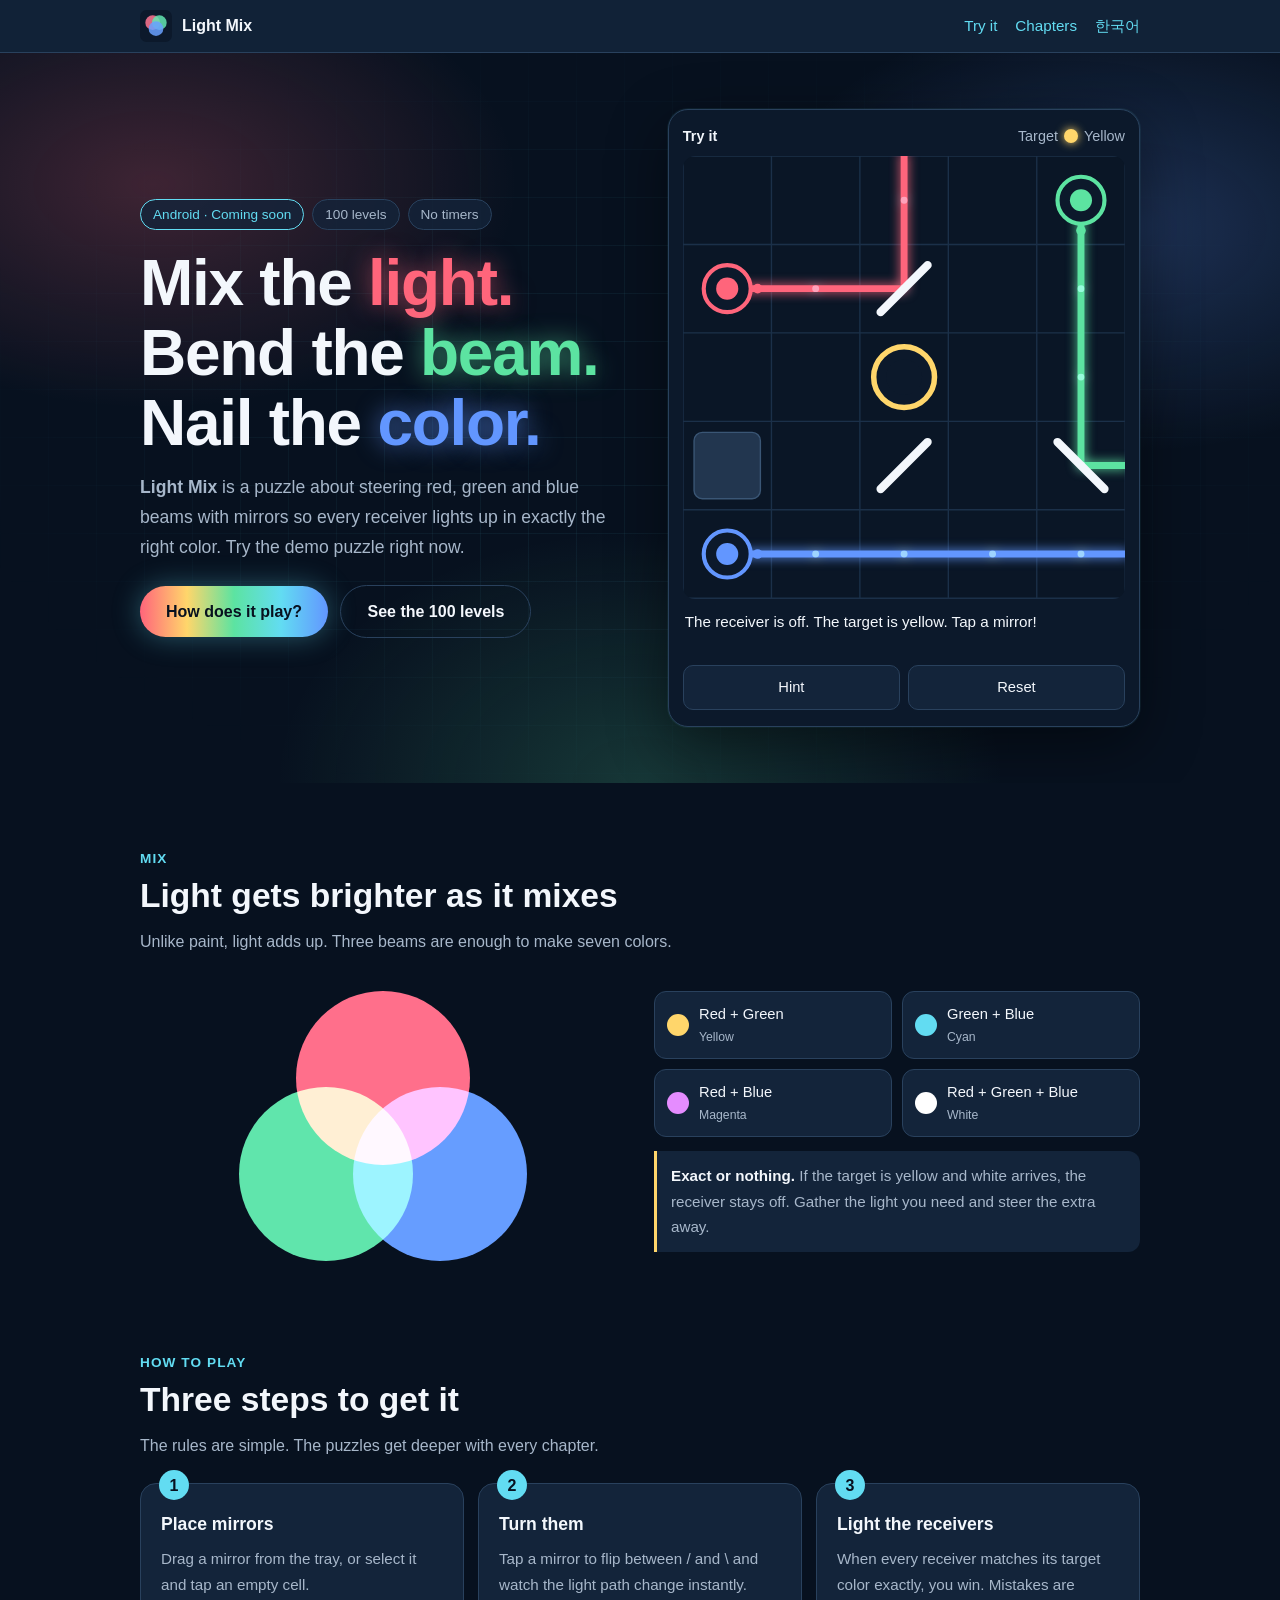
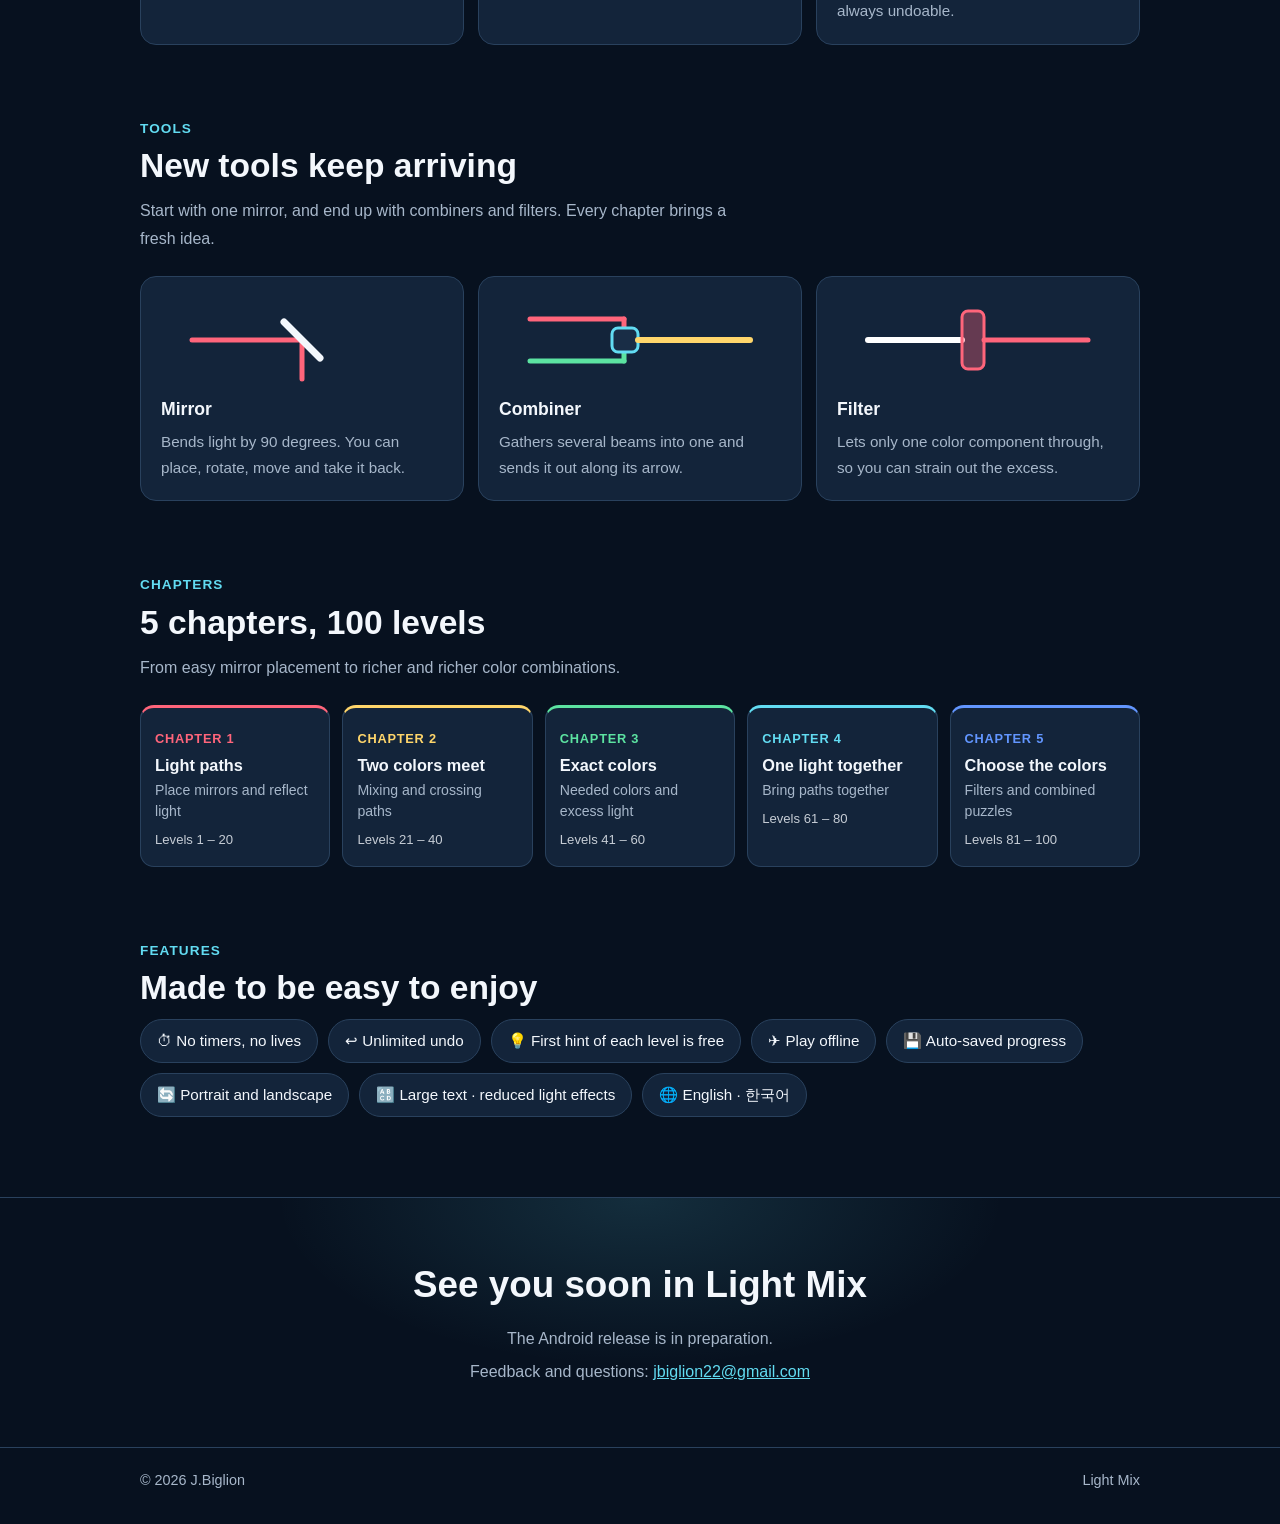
<file: index.html>
<!DOCTYPE html>
<html lang="en">
<head>
<meta charset="utf-8">
<meta name="viewport" content="width=device-width, initial-scale=1">
<title>Light Mix – The RGB Light-Mixing Puzzle</title>
<meta name="description" content="Build light paths with mirrors, mix red, green and blue, and match exact colors. An RGB light puzzle with 100 levels, no timers, and offline play.">
<link rel="icon" href="icons/app-icon.svg" type="image/svg+xml">
<link rel="alternate" hreflang="ko" href="index-ko.html">
<link rel="alternate" hreflang="en" href="index.html">
<link rel="alternate" hreflang="x-default" href="index.html">
<link rel="stylesheet" href="css/style.css">
<script>
// Visitors whose browser language is Korean are sent to the Korean page on their first visit.
// Clicking a language link turns the redirect off.
(function () {
  try {
    if (sessionStorage.getItem('lm-lang-chosen')) return;
    var lang = (navigator.language || navigator.userLanguage || 'en').toLowerCase();
    if (lang.indexOf('ko') === 0) location.replace('index-ko.html');
  } catch (e) {}
})();
</script>
</head>
<body>
<header class="top">
  <div class="wrap">
    <a class="brand" href="index.html"><img src="icons/app-icon.svg" alt="">Light Mix</a>
    <nav class="links" aria-label="Menu">
      <a href="#play">Try it</a>
      <a href="#chapters">Chapters</a>
      <a href="index-ko.html" hreflang="ko" lang="ko" onclick="try{sessionStorage.setItem('lm-lang-chosen','1')}catch(e){}">한국어</a>
    </nav>
  </div>
</header>

<main>
  <!-- Hero -->
  <section class="stage" id="play">
    <div class="wrap">
      <div>
        <div class="badge-row">
          <span class="badge hot">Android · Coming soon</span>
          <span class="badge">100 levels</span>
          <span class="badge">No timers</span>
        </div>
        <h1>Mix the <span class="glow-r">light.</span> Bend the <span class="glow-g">beam.</span><br>Nail the <span class="glow-b">color.</span></h1>
        <p class="lead"><b>Light Mix</b> is a puzzle about steering red, green and blue beams with mirrors so every receiver lights up in exactly the right color. Try the demo puzzle right now.</p>
        <a class="btn" href="#how">How does it play?</a>
        <a class="btn ghost" href="#chapters">See the 100 levels</a>
      </div>

      <div class="demo" id="demo">
        <div class="demo-top">
          <strong>Try it</strong>
          <span class="target-chip">Target <i></i> Yellow</span>
        </div>
        <svg id="demo-board" xmlns="http://www.w3.org/2000/svg" aria-hidden="false"></svg>
        <p class="demo-status" id="demo-status" role="status" aria-live="polite"></p>
        <div class="demo-actions">
          <button type="button" id="demo-hint">Hint</button>
          <button type="button" id="demo-reset">Reset</button>
        </div>
      </div>
    </div>
  </section>

  <div class="wrap">
    <!-- Color mixing -->
    <section class="band">
      <p class="eyebrow">Mix</p>
      <h2>Light gets brighter as it mixes</h2>
      <p class="sub">Unlike paint, light adds up. Three beams are enough to make seven colors.</p>
      <div class="mixgrid">
        <div class="venn" role="img" aria-label="Overlapping red, green and blue circles that make yellow, cyan, magenta and white">
          <span class="r"></span><span class="g"></span><span class="b"></span>
        </div>
        <div>
          <div class="recipes">
            <div class="recipe"><i style="background:#ffd66b"></i><div>Red + Green<small>Yellow</small></div></div>
            <div class="recipe"><i style="background:#62dcf2"></i><div>Green + Blue<small>Cyan</small></div></div>
            <div class="recipe"><i style="background:#e58cff"></i><div>Red + Blue<small>Magenta</small></div></div>
            <div class="recipe"><i style="background:#fff"></i><div>Red + Green + Blue<small>White</small></div></div>
          </div>
          <p class="note-card"><strong>Exact or nothing.</strong> If the target is yellow and white arrives, the receiver stays off. Gather the light you need and steer the extra away.</p>
        </div>
      </div>
    </section>

    <!-- How -->
    <section class="band" id="how">
      <p class="eyebrow">How to play</p>
      <h2>Three steps to get it</h2>
      <p class="sub">The rules are simple. The puzzles get deeper with every chapter.</p>
      <div class="steps">
        <div class="step"><h3>Place mirrors</h3><p>Drag a mirror from the tray, or select it and tap an empty cell.</p></div>
        <div class="step"><h3>Turn them</h3><p>Tap a mirror to flip between / and \ and watch the light path change instantly.</p></div>
        <div class="step"><h3>Light the receivers</h3><p>When every receiver matches its target color exactly, you win. Mistakes are always undoable.</p></div>
      </div>
    </section>

    <!-- Tools -->
    <section class="band">
      <p class="eyebrow">Tools</p>
      <h2>New tools keep arriving</h2>
      <p class="sub">Start with one mirror, and end up with combiners and filters. Every chapter brings a fresh idea.</p>
      <div class="tools">
        <div class="tool">
          <svg viewBox="0 0 240 86" role="img" aria-label="A red beam bending downward at a mirror">
            <line x1="10" y1="43" x2="120" y2="43" stroke="#ff657b" stroke-width="5" stroke-linecap="round"/>
            <line x1="120" y1="43" x2="120" y2="82" stroke="#ff657b" stroke-width="5" stroke-linecap="round"/>
            <line x1="102" y1="25" x2="138" y2="61" stroke="#f3f7fc" stroke-width="7" stroke-linecap="round"/>
          </svg>
          <h3>Mirror</h3>
          <p>Bends light by 90 degrees. You can place, rotate, move and take it back.</p>
        </div>
        <div class="tool">
          <svg viewBox="0 0 240 86" role="img" aria-label="Red and green beams meeting in a combiner and leaving as yellow">
            <line x1="10" y1="22" x2="104" y2="22" stroke="#ff657b" stroke-width="5" stroke-linecap="round"/>
            <line x1="104" y1="22" x2="104" y2="43" stroke="#ff657b" stroke-width="5" stroke-linecap="round"/>
            <line x1="10" y1="64" x2="104" y2="64" stroke="#5ce3a1" stroke-width="5" stroke-linecap="round"/>
            <line x1="104" y1="64" x2="104" y2="43" stroke="#5ce3a1" stroke-width="5" stroke-linecap="round"/>
            <rect x="92" y="31" width="26" height="24" rx="6" fill="#192d46" stroke="#62dcf2" stroke-width="3"/>
            <line x1="118" y1="43" x2="230" y2="43" stroke="#ffd66b" stroke-width="6" stroke-linecap="round"/>
          </svg>
          <h3>Combiner</h3>
          <p>Gathers several beams into one and sends it out along its arrow.</p>
        </div>
        <div class="tool">
          <svg viewBox="0 0 240 86" role="img" aria-label="White light passing a red filter and turning red">
            <line x1="10" y1="43" x2="104" y2="43" stroke="#ffffff" stroke-width="6" stroke-linecap="round"/>
            <rect x="104" y="14" width="22" height="58" rx="6" fill="rgba(255,101,123,0.35)" stroke="#ff657b" stroke-width="3"/>
            <line x1="126" y1="43" x2="230" y2="43" stroke="#ff657b" stroke-width="5" stroke-linecap="round"/>
          </svg>
          <h3>Filter</h3>
          <p>Lets only one color component through, so you can strain out the excess.</p>
        </div>
      </div>
    </section>

    <!-- Chapters -->
    <section class="band" id="chapters">
      <p class="eyebrow">Chapters</p>
      <h2>5 chapters, 100 levels</h2>
      <p class="sub">From easy mirror placement to richer and richer color combinations.</p>
      <div class="chapters">
        <div class="chapter" style="--c:#ff657b"><span class="no">CHAPTER 1</span><h3>Light paths</h3><p>Place mirrors and reflect light</p><p class="lv">Levels 1 – 20</p></div>
        <div class="chapter" style="--c:#ffd66b"><span class="no">CHAPTER 2</span><h3>Two colors meet</h3><p>Mixing and crossing paths</p><p class="lv">Levels 21 – 40</p></div>
        <div class="chapter" style="--c:#5ce3a1"><span class="no">CHAPTER 3</span><h3>Exact colors</h3><p>Needed colors and excess light</p><p class="lv">Levels 41 – 60</p></div>
        <div class="chapter" style="--c:#62dcf2"><span class="no">CHAPTER 4</span><h3>One light together</h3><p>Bring paths together</p><p class="lv">Levels 61 – 80</p></div>
        <div class="chapter" style="--c:#6296ff"><span class="no">CHAPTER 5</span><h3>Choose the colors</h3><p>Filters and combined puzzles</p><p class="lv">Levels 81 – 100</p></div>
      </div>
    </section>

    <!-- Features -->
    <section class="band">
      <p class="eyebrow">Features</p>
      <h2>Made to be easy to enjoy</h2>
      <ul class="chips">
        <li>⏱ No timers, no lives</li>
        <li>↩ Unlimited undo</li>
        <li>💡 First hint of each level is free</li>
        <li>✈ Play offline</li>
        <li>💾 Auto-saved progress</li>
        <li>🔄 Portrait and landscape</li>
        <li>🔠 Large text · reduced light effects</li>
        <li>🌐 English · 한국어</li>
      </ul>
    </section>
  </div>

  <section class="finale">
    <div class="wrap">
      <h2>See you soon in Light Mix</h2>
      <p>The Android release is in preparation.</p>
      <p>Feedback and questions: <a href="mailto:jbiglion22@gmail.com">jbiglion22@gmail.com</a></p>
    </div>
  </section>
</main>

<footer>
  <div class="wrap">
    <span>© 2026 J.Biglion</span>
    <span>Light Mix</span>
  </div>
</footer>
<script src="js/demo.js"></script>
</body>
</html>
</file>
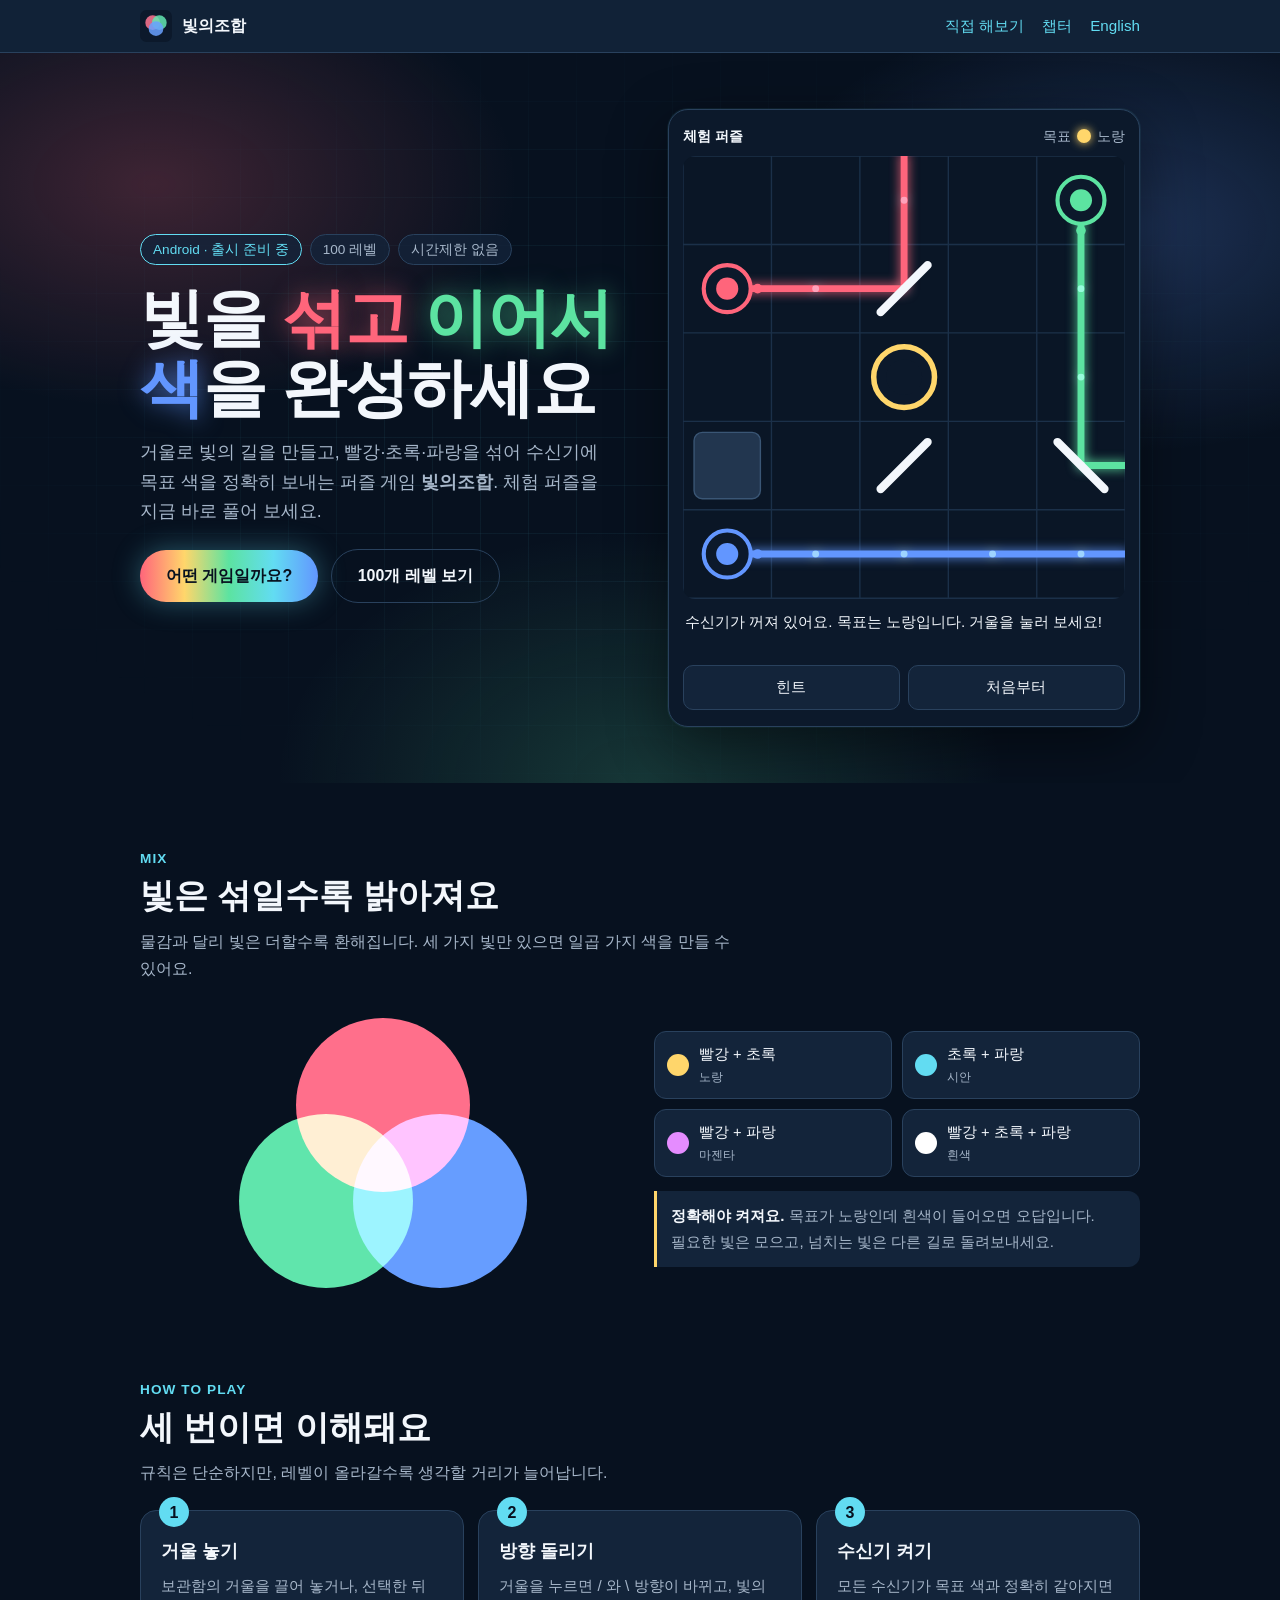
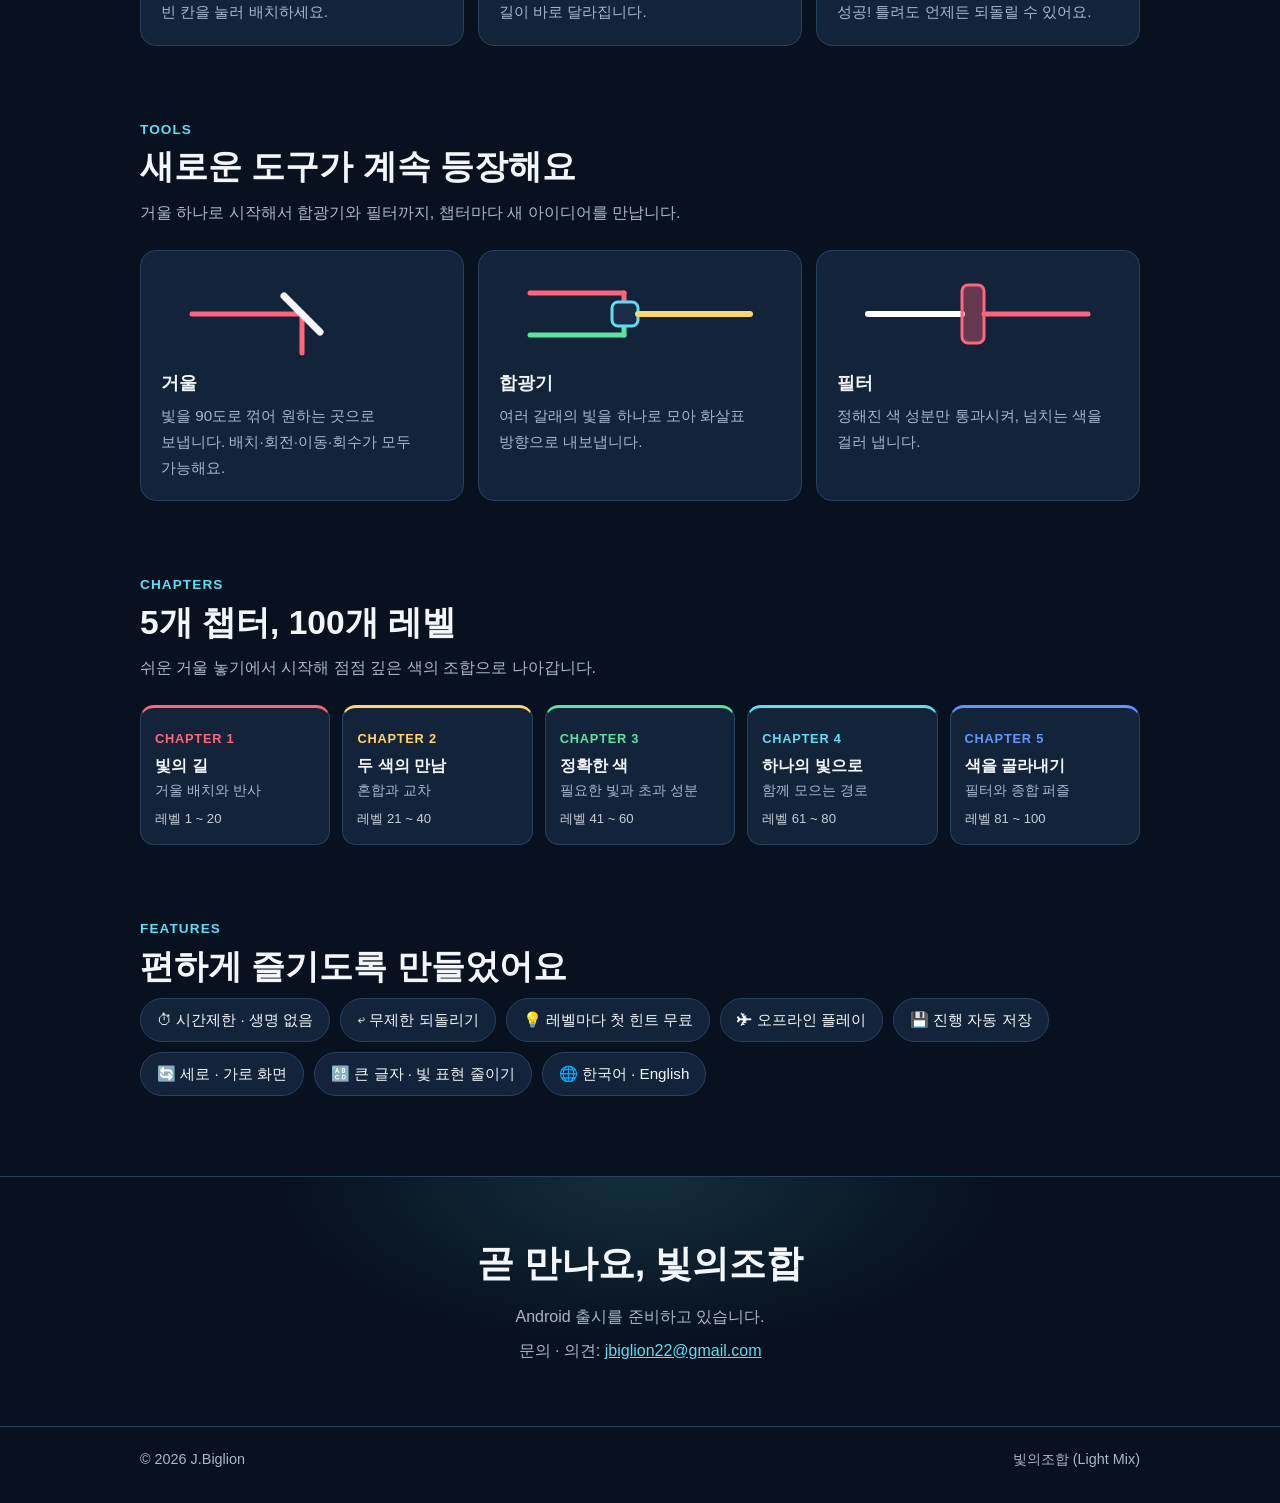
<file: index-ko.html>
<!DOCTYPE html>
<html lang="ko">
<head>
<meta charset="utf-8">
<meta name="viewport" content="width=device-width, initial-scale=1">
<title>빛의조합 (Light Mix) – 거울로 빛을 섞는 RGB 퍼즐</title>
<meta name="description" content="거울로 빛의 길을 만들고 빨강·초록·파랑을 섞어 정확한 색을 맞추는 RGB 빛 퍼즐 게임. 100개 레벨, 시간제한 없음, 오프라인 플레이.">
<link rel="icon" href="icons/app-icon.svg" type="image/svg+xml">
<link rel="alternate" hreflang="ko" href="index-ko.html">
<link rel="alternate" hreflang="x-default" href="index.html">
<link rel="alternate" hreflang="en" href="index.html">
<link rel="stylesheet" href="css/style.css">
</head>
<body>
<header class="top">
  <div class="wrap">
    <a class="brand" href="index-ko.html"><img src="icons/app-icon.svg" alt="">빛의조합</a>
    <nav class="links" aria-label="메뉴">
      <a href="#play">직접 해보기</a>
      <a href="#chapters">챕터</a>
      <a href="index.html" hreflang="en" lang="en" onclick="try{sessionStorage.setItem('lm-lang-chosen','1')}catch(e){}">English</a>
    </nav>
  </div>
</header>

<main>
  <!-- 첫 화면 -->
  <section class="stage" id="play">
    <div class="wrap">
      <div>
        <div class="badge-row">
          <span class="badge hot">Android · 출시 준비 중</span>
          <span class="badge">100 레벨</span>
          <span class="badge">시간제한 없음</span>
        </div>
        <h1>빛을 <span class="glow-r">섞고</span> <span class="glow-g">이어서</span><br><span class="glow-b">색</span>을 완성하세요</h1>
        <p class="lead">거울로 빛의 길을 만들고, 빨강·초록·파랑을 섞어 수신기에 목표 색을 정확히 보내는 퍼즐 게임 <b>빛의조합</b>. 체험 퍼즐을 지금 바로 풀어 보세요.</p>
        <a class="btn" href="#how">어떤 게임일까요?</a>
        <a class="btn ghost" href="#chapters">100개 레벨 보기</a>
      </div>

      <div class="demo" id="demo">
        <div class="demo-top">
          <strong>체험 퍼즐</strong>
          <span class="target-chip">목표 <i></i> 노랑</span>
        </div>
        <svg id="demo-board" xmlns="http://www.w3.org/2000/svg" aria-hidden="false"></svg>
        <p class="demo-status" id="demo-status" role="status" aria-live="polite"></p>
        <div class="demo-actions">
          <button type="button" id="demo-hint">힌트</button>
          <button type="button" id="demo-reset">처음부터</button>
        </div>
      </div>
    </div>
  </section>

  <div class="wrap">
    <!-- 색 혼합 -->
    <section class="band">
      <p class="eyebrow">Mix</p>
      <h2>빛은 섞일수록 밝아져요</h2>
      <p class="sub">물감과 달리 빛은 더할수록 환해집니다. 세 가지 빛만 있으면 일곱 가지 색을 만들 수 있어요.</p>
      <div class="mixgrid">
        <div class="venn" role="img" aria-label="빨강, 초록, 파랑 원이 겹쳐 노랑, 시안, 마젠타, 흰색이 만들어지는 그림">
          <span class="r"></span><span class="g"></span><span class="b"></span>
        </div>
        <div>
          <div class="recipes">
            <div class="recipe"><i style="background:#ffd66b"></i><div>빨강 + 초록<small>노랑</small></div></div>
            <div class="recipe"><i style="background:#62dcf2"></i><div>초록 + 파랑<small>시안</small></div></div>
            <div class="recipe"><i style="background:#e58cff"></i><div>빨강 + 파랑<small>마젠타</small></div></div>
            <div class="recipe"><i style="background:#fff"></i><div>빨강 + 초록 + 파랑<small>흰색</small></div></div>
          </div>
          <p class="note-card"><strong>정확해야 켜져요.</strong> 목표가 노랑인데 흰색이 들어오면 오답입니다. 필요한 빛은 모으고, 넘치는 빛은 다른 길로 돌려보내세요.</p>
        </div>
      </div>
    </section>

    <!-- 방법 -->
    <section class="band" id="how">
      <p class="eyebrow">How to play</p>
      <h2>세 번이면 이해돼요</h2>
      <p class="sub">규칙은 단순하지만, 레벨이 올라갈수록 생각할 거리가 늘어납니다.</p>
      <div class="steps">
        <div class="step"><h3>거울 놓기</h3><p>보관함의 거울을 끌어 놓거나, 선택한 뒤 빈 칸을 눌러 배치하세요.</p></div>
        <div class="step"><h3>방향 돌리기</h3><p>거울을 누르면 / 와 \ 방향이 바뀌고, 빛의 길이 바로 달라집니다.</p></div>
        <div class="step"><h3>수신기 켜기</h3><p>모든 수신기가 목표 색과 정확히 같아지면 성공! 틀려도 언제든 되돌릴 수 있어요.</p></div>
      </div>
    </section>

    <!-- 도구 -->
    <section class="band">
      <p class="eyebrow">Tools</p>
      <h2>새로운 도구가 계속 등장해요</h2>
      <p class="sub">거울 하나로 시작해서 합광기와 필터까지, 챕터마다 새 아이디어를 만납니다.</p>
      <div class="tools">
        <div class="tool">
          <svg viewBox="0 0 240 86" role="img" aria-label="빨간 빛이 거울에서 아래로 꺾이는 그림">
            <line x1="10" y1="43" x2="120" y2="43" stroke="#ff657b" stroke-width="5" stroke-linecap="round"/>
            <line x1="120" y1="43" x2="120" y2="82" stroke="#ff657b" stroke-width="5" stroke-linecap="round"/>
            <line x1="102" y1="25" x2="138" y2="61" stroke="#f3f7fc" stroke-width="7" stroke-linecap="round"/>
          </svg>
          <h3>거울</h3>
          <p>빛을 90도로 꺾어 원하는 곳으로 보냅니다. 배치·회전·이동·회수가 모두 가능해요.</p>
        </div>
        <div class="tool">
          <svg viewBox="0 0 240 86" role="img" aria-label="빨강과 초록 빛이 합광기에서 만나 노랑으로 나가는 그림">
            <line x1="10" y1="22" x2="104" y2="22" stroke="#ff657b" stroke-width="5" stroke-linecap="round"/>
            <line x1="104" y1="22" x2="104" y2="43" stroke="#ff657b" stroke-width="5" stroke-linecap="round"/>
            <line x1="10" y1="64" x2="104" y2="64" stroke="#5ce3a1" stroke-width="5" stroke-linecap="round"/>
            <line x1="104" y1="64" x2="104" y2="43" stroke="#5ce3a1" stroke-width="5" stroke-linecap="round"/>
            <rect x="92" y="31" width="26" height="24" rx="6" fill="#192d46" stroke="#62dcf2" stroke-width="3"/>
            <line x1="118" y1="43" x2="230" y2="43" stroke="#ffd66b" stroke-width="6" stroke-linecap="round"/>
          </svg>
          <h3>합광기</h3>
          <p>여러 갈래의 빛을 하나로 모아 화살표 방향으로 내보냅니다.</p>
        </div>
        <div class="tool">
          <svg viewBox="0 0 240 86" role="img" aria-label="흰 빛이 빨강 필터를 지나 빨강만 남는 그림">
            <line x1="10" y1="43" x2="104" y2="43" stroke="#ffffff" stroke-width="6" stroke-linecap="round"/>
            <rect x="104" y="14" width="22" height="58" rx="6" fill="rgba(255,101,123,0.35)" stroke="#ff657b" stroke-width="3"/>
            <line x1="126" y1="43" x2="230" y2="43" stroke="#ff657b" stroke-width="5" stroke-linecap="round"/>
          </svg>
          <h3>필터</h3>
          <p>정해진 색 성분만 통과시켜, 넘치는 색을 걸러 냅니다.</p>
        </div>
      </div>
    </section>

    <!-- 챕터 -->
    <section class="band" id="chapters">
      <p class="eyebrow">Chapters</p>
      <h2>5개 챕터, 100개 레벨</h2>
      <p class="sub">쉬운 거울 놓기에서 시작해 점점 깊은 색의 조합으로 나아갑니다.</p>
      <div class="chapters">
        <div class="chapter" style="--c:#ff657b"><span class="no">CHAPTER 1</span><h3>빛의 길</h3><p>거울 배치와 반사</p><p class="lv">레벨 1 ~ 20</p></div>
        <div class="chapter" style="--c:#ffd66b"><span class="no">CHAPTER 2</span><h3>두 색의 만남</h3><p>혼합과 교차</p><p class="lv">레벨 21 ~ 40</p></div>
        <div class="chapter" style="--c:#5ce3a1"><span class="no">CHAPTER 3</span><h3>정확한 색</h3><p>필요한 빛과 초과 성분</p><p class="lv">레벨 41 ~ 60</p></div>
        <div class="chapter" style="--c:#62dcf2"><span class="no">CHAPTER 4</span><h3>하나의 빛으로</h3><p>함께 모으는 경로</p><p class="lv">레벨 61 ~ 80</p></div>
        <div class="chapter" style="--c:#6296ff"><span class="no">CHAPTER 5</span><h3>색을 골라내기</h3><p>필터와 종합 퍼즐</p><p class="lv">레벨 81 ~ 100</p></div>
      </div>
    </section>

    <!-- 특징 -->
    <section class="band">
      <p class="eyebrow">Features</p>
      <h2>편하게 즐기도록 만들었어요</h2>
      <ul class="chips">
        <li>⏱ 시간제한 · 생명 없음</li>
        <li>↩ 무제한 되돌리기</li>
        <li>💡 레벨마다 첫 힌트 무료</li>
        <li>✈ 오프라인 플레이</li>
        <li>💾 진행 자동 저장</li>
        <li>🔄 세로 · 가로 화면</li>
        <li>🔠 큰 글자 · 빛 표현 줄이기</li>
        <li>🌐 한국어 · English</li>
      </ul>
    </section>
  </div>

  <section class="finale">
    <div class="wrap">
      <h2>곧 만나요, 빛의조합</h2>
      <p>Android 출시를 준비하고 있습니다.</p>
      <p>문의 · 의견: <a href="mailto:jbiglion22@gmail.com">jbiglion22@gmail.com</a></p>
    </div>
  </section>
</main>

<footer>
  <div class="wrap">
    <span>© 2026 J.Biglion</span>
    <span>빛의조합 (Light Mix)</span>
  </div>
</footer>
<script src="js/demo.js"></script>
</body>
</html>
</file>
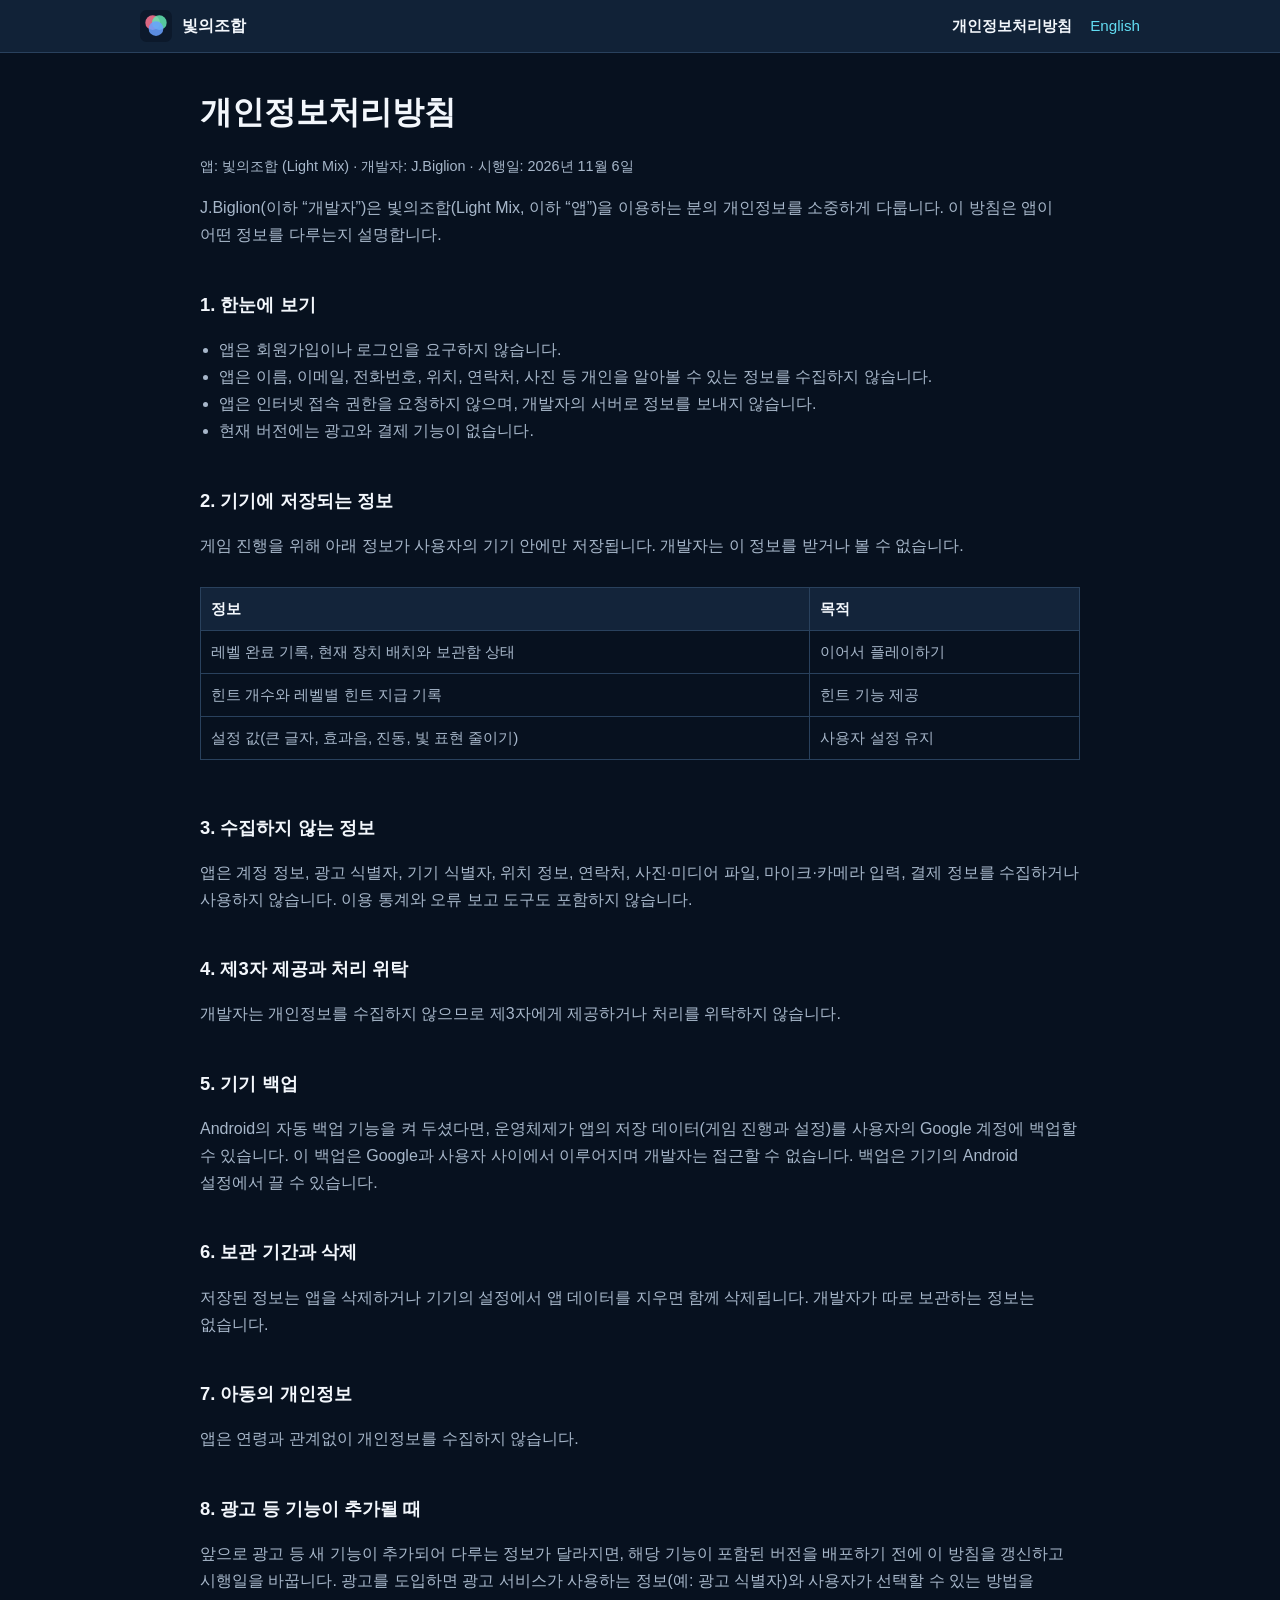
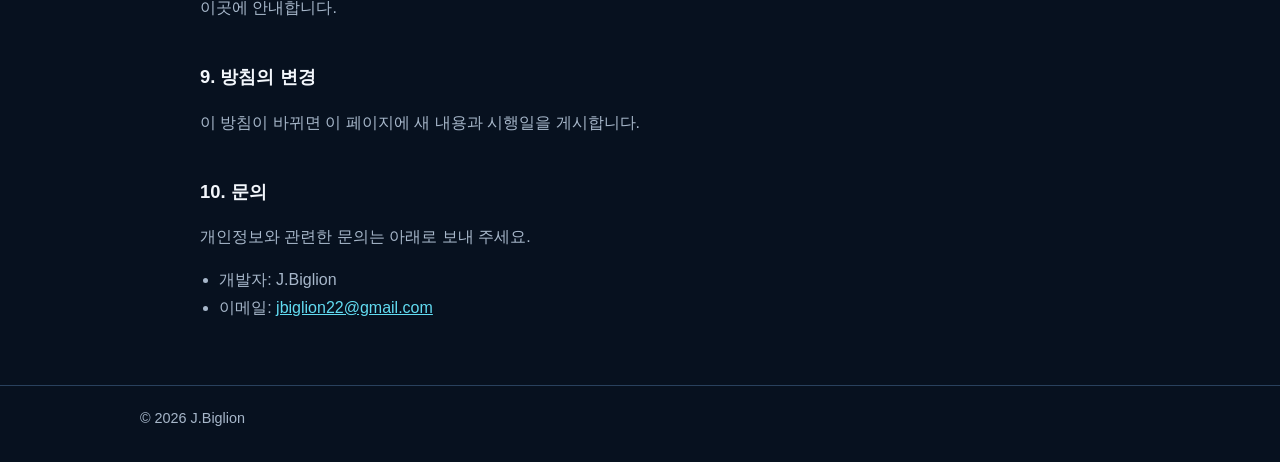
<file: privacy-policy-ko.html>
<!DOCTYPE html>
<html lang="ko">
<head>
<meta charset="utf-8">
<meta name="viewport" content="width=device-width, initial-scale=1">
<title>개인정보처리방침 – 빛의조합 (Light Mix)</title>
<meta name="description" content="빛의조합(Light Mix) 앱의 개인정보처리방침입니다.">
<link rel="icon" href="icons/app-icon.svg" type="image/svg+xml">
<link rel="alternate" hreflang="ko" href="privacy-policy-ko.html">
<link rel="alternate" hreflang="x-default" href="privacy-policy.html">
<link rel="alternate" hreflang="en" href="privacy-policy.html">
<link rel="stylesheet" href="css/style.css">
</head>
<body>
<header class="top">
  <div class="wrap">
    <span class="brand"><img src="icons/app-icon.svg" alt="">빛의조합</span>
    <nav class="links" aria-label="메뉴">
      <a href="privacy-policy-ko.html" aria-current="page">개인정보처리방침</a>
      <a href="privacy-policy.html" hreflang="en" lang="en" onclick="try{sessionStorage.setItem('lm-lang-chosen','1')}catch(e){}">English</a>
    </nav>
  </div>
</header>

<main class="wrap doc">
  <h1>개인정보처리방침</h1>
  <p class="meta">앱: 빛의조합 (Light Mix) · 개발자: J.Biglion · 시행일: 2026년 11월 6일</p>

  <p>J.Biglion(이하 “개발자”)은 빛의조합(Light Mix, 이하 “앱”)을 이용하는 분의 개인정보를 소중하게 다룹니다. 이 방침은 앱이 어떤 정보를 다루는지 설명합니다.</p>

  <h2>1. 한눈에 보기</h2>
  <ul>
    <li>앱은 회원가입이나 로그인을 요구하지 않습니다.</li>
    <li>앱은 이름, 이메일, 전화번호, 위치, 연락처, 사진 등 개인을 알아볼 수 있는 정보를 수집하지 않습니다.</li>
    <li>앱은 인터넷 접속 권한을 요청하지 않으며, 개발자의 서버로 정보를 보내지 않습니다.</li>
    <li>현재 버전에는 광고와 결제 기능이 없습니다.</li>
  </ul>

  <h2>2. 기기에 저장되는 정보</h2>
  <p>게임 진행을 위해 아래 정보가 사용자의 기기 안에만 저장됩니다. 개발자는 이 정보를 받거나 볼 수 없습니다.</p>
  <div class="table-scroll">
    <table>
      <thead>
        <tr><th>정보</th><th>목적</th></tr>
      </thead>
      <tbody>
        <tr><td>레벨 완료 기록, 현재 장치 배치와 보관함 상태</td><td>이어서 플레이하기</td></tr>
        <tr><td>힌트 개수와 레벨별 힌트 지급 기록</td><td>힌트 기능 제공</td></tr>
        <tr><td>설정 값(큰 글자, 효과음, 진동, 빛 표현 줄이기)</td><td>사용자 설정 유지</td></tr>
      </tbody>
    </table>
  </div>

  <h2>3. 수집하지 않는 정보</h2>
  <p>앱은 계정 정보, 광고 식별자, 기기 식별자, 위치 정보, 연락처, 사진·미디어 파일, 마이크·카메라 입력, 결제 정보를 수집하거나 사용하지 않습니다. 이용 통계와 오류 보고 도구도 포함하지 않습니다.</p>

  <h2>4. 제3자 제공과 처리 위탁</h2>
  <p>개발자는 개인정보를 수집하지 않으므로 제3자에게 제공하거나 처리를 위탁하지 않습니다.</p>

  <h2>5. 기기 백업</h2>
  <p>Android의 자동 백업 기능을 켜 두셨다면, 운영체제가 앱의 저장 데이터(게임 진행과 설정)를 사용자의 Google 계정에 백업할 수 있습니다. 이 백업은 Google과 사용자 사이에서 이루어지며 개발자는 접근할 수 없습니다. 백업은 기기의 Android 설정에서 끌 수 있습니다.</p>

  <h2>6. 보관 기간과 삭제</h2>
  <p>저장된 정보는 앱을 삭제하거나 기기의 설정에서 앱 데이터를 지우면 함께 삭제됩니다. 개발자가 따로 보관하는 정보는 없습니다.</p>

  <h2>7. 아동의 개인정보</h2>
  <p>앱은 연령과 관계없이 개인정보를 수집하지 않습니다.</p>

  <h2>8. 광고 등 기능이 추가될 때</h2>
  <p>앞으로 광고 등 새 기능이 추가되어 다루는 정보가 달라지면, 해당 기능이 포함된 버전을 배포하기 전에 이 방침을 갱신하고 시행일을 바꿉니다. 광고를 도입하면 광고 서비스가 사용하는 정보(예: 광고 식별자)와 사용자가 선택할 수 있는 방법을 이곳에 안내합니다.</p>

  <h2>9. 방침의 변경</h2>
  <p>이 방침이 바뀌면 이 페이지에 새 내용과 시행일을 게시합니다.</p>

  <h2>10. 문의</h2>
  <p>개인정보와 관련한 문의는 아래로 보내 주세요.</p>
  <ul>
    <li>개발자: J.Biglion</li>
    <li>이메일: <a href="mailto:jbiglion22@gmail.com">jbiglion22@gmail.com</a></li>
  </ul>
</main>

<footer>
  <div class="wrap">
    <span>© 2026 J.Biglion</span>
  </div>
</footer>
</body>
</html>
</file>
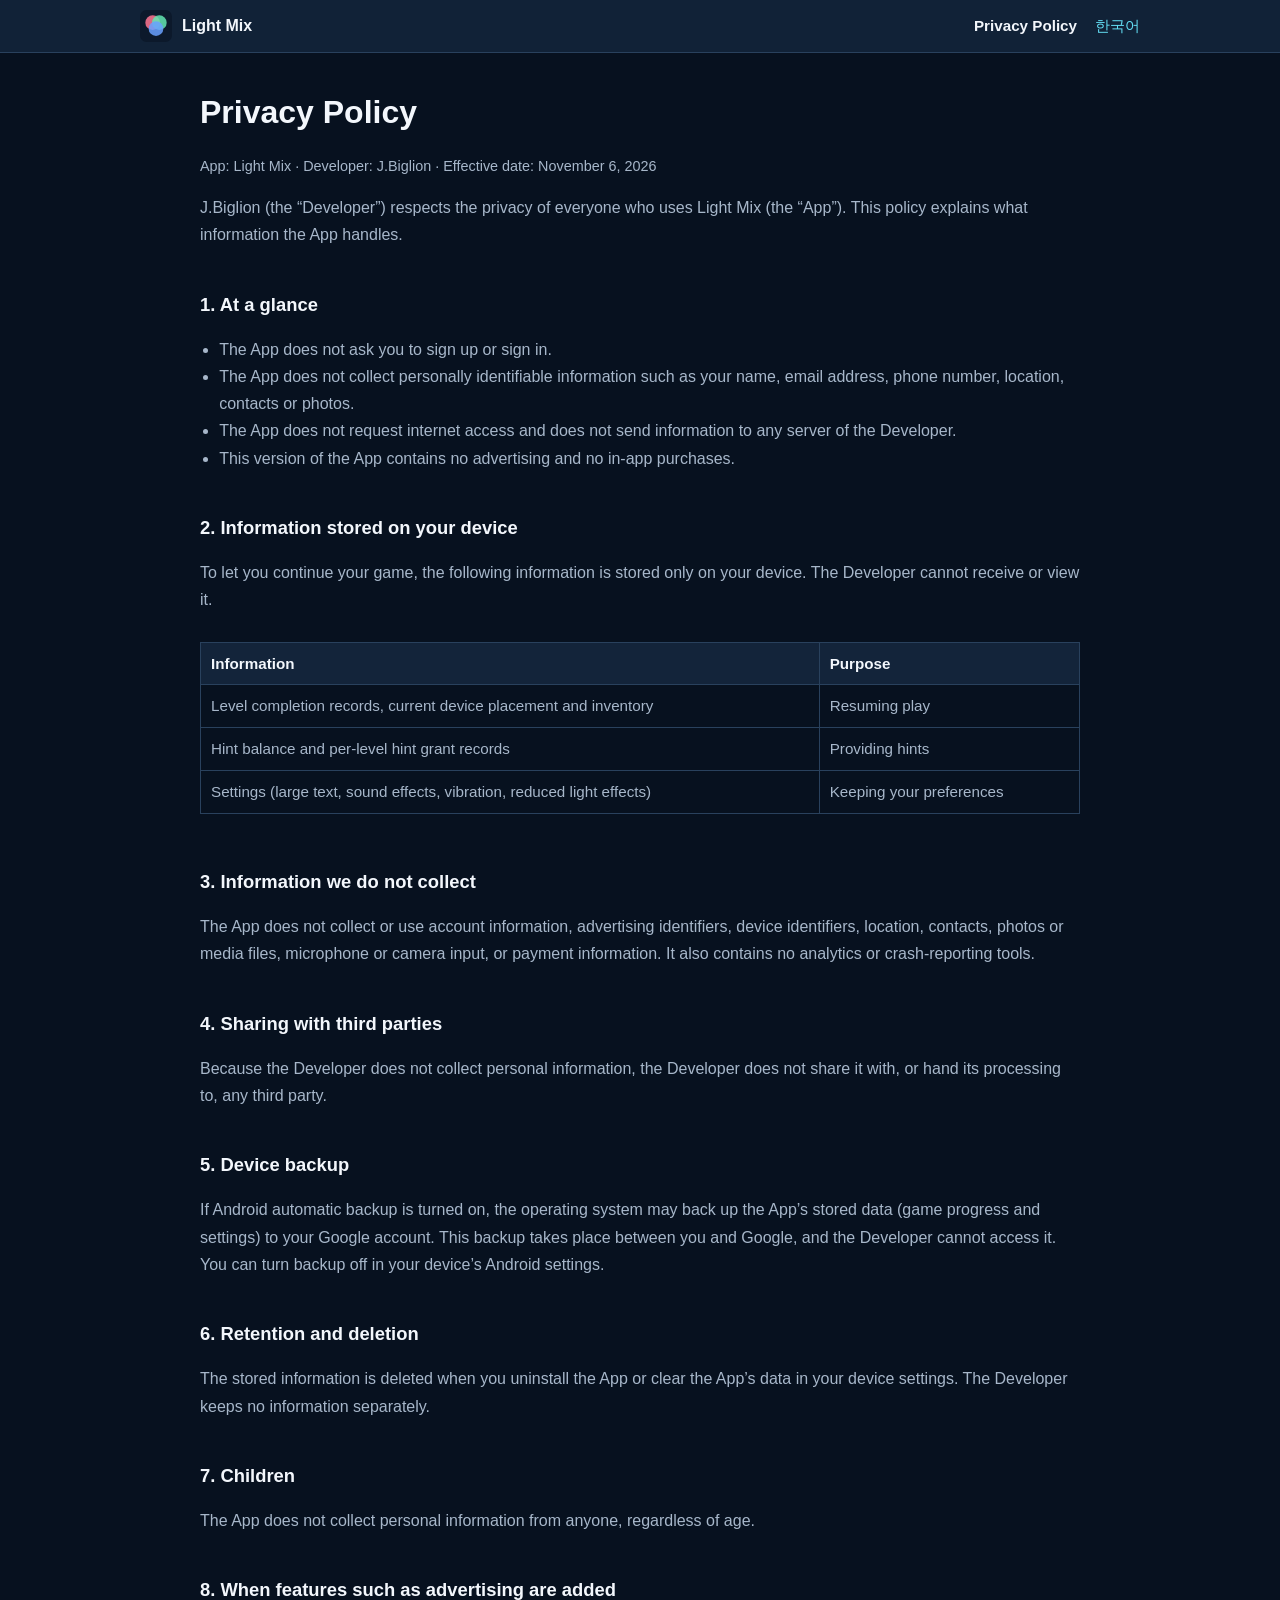
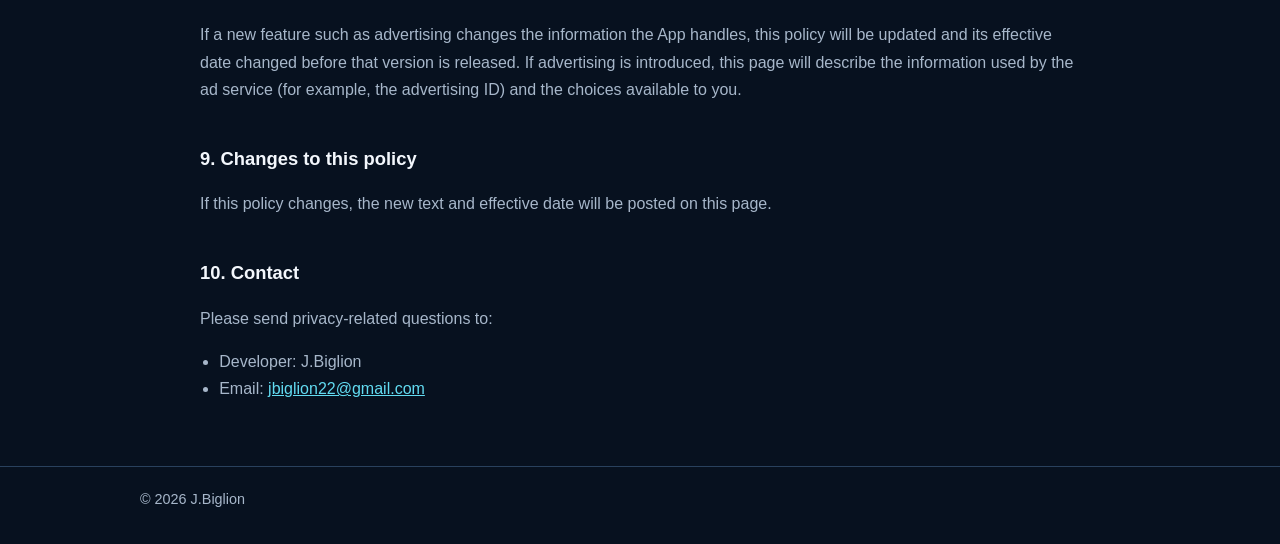
<file: privacy-policy.html>
<!DOCTYPE html>
<html lang="en">
<head>
<meta charset="utf-8">
<meta name="viewport" content="width=device-width, initial-scale=1">
<title>Privacy Policy – Light Mix</title>
<meta name="description" content="Privacy policy of the Light Mix app.">
<link rel="icon" href="icons/app-icon.svg" type="image/svg+xml">
<link rel="alternate" hreflang="ko" href="privacy-policy-ko.html">
<link rel="alternate" hreflang="en" href="privacy-policy.html">
<link rel="alternate" hreflang="x-default" href="privacy-policy.html">
<link rel="stylesheet" href="css/style.css">
<script>
// Visitors whose browser language is Korean are sent to the Korean page on their first visit.
// Clicking a language link turns the redirect off.
(function () {
  try {
    if (sessionStorage.getItem('lm-lang-chosen')) return;
    var lang = (navigator.language || navigator.userLanguage || 'en').toLowerCase();
    if (lang.indexOf('ko') === 0) location.replace('privacy-policy-ko.html');
  } catch (e) {}
})();
</script>
</head>
<body>
<header class="top">
  <div class="wrap">
    <span class="brand"><img src="icons/app-icon.svg" alt="">Light Mix</span>
    <nav class="links" aria-label="Menu">
      <a href="privacy-policy.html" aria-current="page">Privacy Policy</a>
      <a href="privacy-policy-ko.html" hreflang="ko" lang="ko" onclick="try{sessionStorage.setItem('lm-lang-chosen','1')}catch(e){}">한국어</a>
    </nav>
  </div>
</header>

<main class="wrap doc">
  <h1>Privacy Policy</h1>
  <p class="meta">App: Light Mix · Developer: J.Biglion · Effective date: November 6, 2026</p>

  <p>J.Biglion (the “Developer”) respects the privacy of everyone who uses Light Mix (the “App”). This policy explains what information the App handles.</p>

  <h2>1. At a glance</h2>
  <ul>
    <li>The App does not ask you to sign up or sign in.</li>
    <li>The App does not collect personally identifiable information such as your name, email address, phone number, location, contacts or photos.</li>
    <li>The App does not request internet access and does not send information to any server of the Developer.</li>
    <li>This version of the App contains no advertising and no in-app purchases.</li>
  </ul>

  <h2>2. Information stored on your device</h2>
  <p>To let you continue your game, the following information is stored only on your device. The Developer cannot receive or view it.</p>
  <div class="table-scroll">
    <table>
      <thead>
        <tr><th>Information</th><th>Purpose</th></tr>
      </thead>
      <tbody>
        <tr><td>Level completion records, current device placement and inventory</td><td>Resuming play</td></tr>
        <tr><td>Hint balance and per-level hint grant records</td><td>Providing hints</td></tr>
        <tr><td>Settings (large text, sound effects, vibration, reduced light effects)</td><td>Keeping your preferences</td></tr>
      </tbody>
    </table>
  </div>

  <h2>3. Information we do not collect</h2>
  <p>The App does not collect or use account information, advertising identifiers, device identifiers, location, contacts, photos or media files, microphone or camera input, or payment information. It also contains no analytics or crash-reporting tools.</p>

  <h2>4. Sharing with third parties</h2>
  <p>Because the Developer does not collect personal information, the Developer does not share it with, or hand its processing to, any third party.</p>

  <h2>5. Device backup</h2>
  <p>If Android automatic backup is turned on, the operating system may back up the App’s stored data (game progress and settings) to your Google account. This backup takes place between you and Google, and the Developer cannot access it. You can turn backup off in your device’s Android settings.</p>

  <h2>6. Retention and deletion</h2>
  <p>The stored information is deleted when you uninstall the App or clear the App’s data in your device settings. The Developer keeps no information separately.</p>

  <h2>7. Children</h2>
  <p>The App does not collect personal information from anyone, regardless of age.</p>

  <h2>8. When features such as advertising are added</h2>
  <p>If a new feature such as advertising changes the information the App handles, this policy will be updated and its effective date changed before that version is released. If advertising is introduced, this page will describe the information used by the ad service (for example, the advertising ID) and the choices available to you.</p>

  <h2>9. Changes to this policy</h2>
  <p>If this policy changes, the new text and effective date will be posted on this page.</p>

  <h2>10. Contact</h2>
  <p>Please send privacy-related questions to:</p>
  <ul>
    <li>Developer: J.Biglion</li>
    <li>Email: <a href="mailto:jbiglion22@gmail.com">jbiglion22@gmail.com</a></li>
  </ul>
</main>

<footer>
  <div class="wrap">
    <span>© 2026 J.Biglion</span>
  </div>
</footer>
</body>
</html>
</file>
<file: css/style.css>
:root {
  --canvas: #07111f;
  --screen: #0c192b;
  --surface: #13243a;
  --raised: #192d46;
  --line: #29415d;
  --text: #f3f7fc;
  --muted: #a7b7ca;
  --cyan: #62dcf2;
  --red: #ff657b;
  --green: #5ce3a1;
  --blue: #6296ff;
  --yellow: #ffd66b;
  --violet: #be9cff;
}

* { box-sizing: border-box; }
html { -webkit-text-size-adjust: 100%; scroll-behavior: smooth; }

body {
  margin: 0;
  background: var(--canvas);
  color: var(--text);
  font-family: -apple-system, "Segoe UI", "Noto Sans KR", "Malgun Gothic", Roboto, sans-serif;
  line-height: 1.7;
  word-break: keep-all;
  overflow-wrap: anywhere;
}

a { color: var(--cyan); }
img, svg { max-width: 100%; }

.wrap { max-width: 1040px; margin: 0 auto; padding: 0 20px; }

/* ---------- 상단 ---------- */
header.top {
  position: sticky;
  top: 0;
  z-index: 10;
  border-bottom: 1px solid var(--line);
  background: rgba(19, 36, 58, 0.92);
  backdrop-filter: blur(8px);
}
header.top .wrap {
  display: flex;
  flex-wrap: wrap;
  align-items: center;
  justify-content: space-between;
  gap: 8px 16px;
  padding-top: 10px;
  padding-bottom: 10px;
}
.brand { display: flex; align-items: center; gap: 10px; color: var(--text); font-weight: 800; text-decoration: none; }
.brand img { width: 32px; height: 32px; }
nav.links { display: flex; flex-wrap: wrap; gap: 4px 18px; font-size: 0.95rem; }
nav.links a { text-decoration: none; }
nav.links a[aria-current="page"] { color: var(--text); font-weight: 700; }

/* ---------- 첫 화면 ---------- */
.stage {
  position: relative;
  overflow: hidden;
  background:
    radial-gradient(520px 320px at 12% 18%, rgba(255, 101, 123, 0.22), transparent 70%),
    radial-gradient(520px 320px at 88% 24%, rgba(98, 150, 255, 0.24), transparent 70%),
    radial-gradient(520px 360px at 50% 100%, rgba(92, 227, 161, 0.18), transparent 70%),
    var(--canvas);
}
.stage::before {
  content: "";
  position: absolute;
  inset: 0;
  background-image:
    linear-gradient(rgba(98, 220, 242, 0.06) 1px, transparent 1px),
    linear-gradient(90deg, rgba(98, 220, 242, 0.06) 1px, transparent 1px);
  background-size: 48px 48px;
  mask-image: radial-gradient(ellipse at center, #000 30%, transparent 78%);
  -webkit-mask-image: radial-gradient(ellipse at center, #000 30%, transparent 78%);
  pointer-events: none;
}
.stage .wrap {
  position: relative;
  display: grid;
  grid-template-columns: 1.05fr 1fr;
  gap: 32px;
  align-items: center;
  padding-top: 56px;
  padding-bottom: 56px;
}

.badge-row { display: flex; flex-wrap: wrap; gap: 8px; margin-bottom: 18px; }
.badge {
  display: inline-block;
  padding: 3px 12px;
  border: 1px solid var(--line);
  border-radius: 999px;
  background: rgba(19, 36, 58, 0.8);
  color: var(--muted);
  font-size: 0.85rem;
}
.badge.hot { border-color: var(--cyan); color: var(--cyan); }

.stage h1 {
  margin: 0 0 14px;
  font-size: clamp(2.4rem, 8vw, 4rem);
  line-height: 1.1;
  letter-spacing: -0.02em;
}
.glow-r { color: var(--red);   text-shadow: 0 0 24px rgba(255, 101, 123, 0.6); }
.glow-g { color: var(--green); text-shadow: 0 0 24px rgba(92, 227, 161, 0.6); }
.glow-b { color: var(--blue);  text-shadow: 0 0 24px rgba(98, 150, 255, 0.7); }
.stage p.lead { margin: 0 0 22px; max-width: 480px; color: var(--muted); font-size: 1.1rem; }

.btn {
  display: inline-block;
  padding: 12px 26px;
  border-radius: 999px;
  background: linear-gradient(90deg, var(--red), var(--yellow), var(--green), var(--cyan), var(--blue));
  color: #07111f;
  font-weight: 800;
  text-decoration: none;
  box-shadow: 0 0 28px rgba(98, 220, 242, 0.35);
}
.btn:hover { filter: brightness(1.08); }
.btn.ghost {
  margin-left: 8px;
  background: transparent;
  border: 1px solid var(--line);
  color: var(--text);
  box-shadow: none;
}

/* ---------- 체험 퍼즐 ---------- */
.demo {
  background: var(--screen);
  border: 1px solid var(--line);
  border-radius: 20px;
  padding: 14px 14px 16px;
  box-shadow: 0 18px 60px rgba(0, 0, 0, 0.45), 0 0 0 1px rgba(98, 220, 242, 0.08);
}
.demo-top {
  display: flex;
  align-items: center;
  justify-content: space-between;
  gap: 8px;
  margin-bottom: 8px;
  font-size: 0.9rem;
  color: var(--muted);
}
.demo-top strong { color: var(--text); }
.target-chip { display: inline-flex; align-items: center; gap: 6px; }
.target-chip i {
  display: inline-block;
  width: 14px;
  height: 14px;
  border-radius: 50%;
  background: var(--yellow);
  box-shadow: 0 0 10px var(--yellow);
}
#demo-board { display: block; width: 100%; height: auto; border-radius: 12px; background: #0a1626; touch-action: manipulation; }
#demo-board .mirror { cursor: pointer; outline: none; }
#demo-board .mirror .halo { fill: transparent; stroke: transparent; stroke-width: 2; }
#demo-board .mirror:hover .halo,
#demo-board .mirror:focus-visible .halo { stroke: rgba(98, 220, 242, 0.7); }
#demo-board .mirror.hint .halo { stroke: var(--cyan); animation: pulse 1s ease-in-out infinite; }
#demo-board .mirror line { transition: all 0.18s ease; }
.demo.solved #demo-board { box-shadow: 0 0 0 2px var(--yellow), 0 0 40px rgba(255, 214, 107, 0.45); }
.demo.solved .recv-core { animation: pulse 1.2s ease-in-out infinite; }
@keyframes pulse { 50% { opacity: 0.45; } }

.demo-status { min-height: 3.2em; margin: 10px 2px 8px; font-size: 0.95rem; color: var(--text); }
.demo.solved .demo-status { color: var(--yellow); font-weight: 700; }
.demo-actions { display: flex; gap: 8px; }
.demo-actions button {
  flex: 1;
  padding: 9px 12px;
  border: 1px solid var(--line);
  border-radius: 10px;
  background: var(--surface);
  color: var(--text);
  font: inherit;
  font-size: 0.92rem;
  cursor: pointer;
}
.demo-actions button:hover { border-color: var(--cyan); }

/* ---------- 섹션 공통 ---------- */
section.band { padding: 64px 0 8px; }
section.band .eyebrow { margin: 0 0 4px; color: var(--cyan); font-size: 0.85rem; font-weight: 700; letter-spacing: 0.08em; text-transform: uppercase; }
section.band h2 { margin: 0 0 10px; font-size: clamp(1.5rem, 4.5vw, 2.1rem); line-height: 1.3; }
section.band p.sub { margin: 0 0 24px; max-width: 620px; color: var(--muted); }

/* 색 혼합 */
.mixgrid { display: grid; grid-template-columns: 1fr 1fr; gap: 28px; align-items: center; }
.venn { position: relative; width: min(100%, 300px); aspect-ratio: 1; margin: 0 auto; }
.venn span {
  position: absolute;
  width: 58%;
  aspect-ratio: 1;
  border-radius: 50%;
  mix-blend-mode: screen;
}
.venn .r { top: 4%;  left: 21%; background: var(--red); }
.venn .g { bottom: 6%; left: 2%;  background: var(--green); }
.venn .b { bottom: 6%; right: 2%; background: var(--blue); }
.venn b { position: absolute; font-size: 0.8rem; color: #07111f; z-index: 1; }

.recipes { display: grid; grid-template-columns: repeat(2, 1fr); gap: 10px; }
.recipe {
  display: flex;
  align-items: center;
  gap: 10px;
  padding: 10px 12px;
  background: var(--surface);
  border: 1px solid var(--line);
  border-radius: 12px;
  font-size: 0.92rem;
}
.recipe i { flex: none; width: 22px; height: 22px; border-radius: 50%; }
.recipe small { display: block; color: var(--muted); }

.note-card {
  margin-top: 14px;
  padding: 12px 14px;
  border-left: 3px solid var(--yellow);
  background: var(--surface);
  border-radius: 0 12px 12px 0;
  color: var(--muted);
  font-size: 0.95rem;
}
.note-card strong { color: var(--text); }

/* 단계 */
.steps { display: grid; grid-template-columns: repeat(3, 1fr); gap: 14px; counter-reset: step; }
.step {
  position: relative;
  padding: 22px 20px 20px;
  background: var(--surface);
  border: 1px solid var(--line);
  border-radius: 16px;
}
.step::before {
  counter-increment: step;
  content: counter(step);
  position: absolute;
  top: -14px;
  left: 18px;
  display: grid;
  place-items: center;
  width: 30px;
  height: 30px;
  border-radius: 50%;
  background: var(--cyan);
  color: #07111f;
  font-weight: 800;
}
.step h3 { margin: 4px 0 6px; font-size: 1.1rem; }
.step p { margin: 0; color: var(--muted); font-size: 0.95rem; }

/* 도구 */
.tools { display: grid; grid-template-columns: repeat(3, 1fr); gap: 14px; }
.tool { padding: 20px; background: var(--surface); border: 1px solid var(--line); border-radius: 16px; }
.tool svg { display: block; width: 100%; height: 86px; margin-bottom: 12px; }
.tool h3 { margin: 0 0 4px; font-size: 1.1rem; }
.tool p { margin: 0; color: var(--muted); font-size: 0.95rem; }

/* 챕터 */
.chapters { display: grid; grid-template-columns: repeat(5, 1fr); gap: 12px; }
.chapter {
  padding: 16px 14px;
  background: var(--surface);
  border: 1px solid var(--line);
  border-top: 3px solid var(--c, var(--cyan));
  border-radius: 14px;
}
.chapter .no { color: var(--c, var(--cyan)); font-size: 0.8rem; font-weight: 800; letter-spacing: 0.06em; }
.chapter h3 { margin: 2px 0 4px; font-size: 1.02rem; line-height: 1.35; }
.chapter p { margin: 0; color: var(--muted); font-size: 0.88rem; line-height: 1.5; }
.chapter .lv { margin-top: 8px; color: var(--text); font-size: 0.82rem; opacity: 0.8; }

/* 특징 칩 */
.chips { display: flex; flex-wrap: wrap; gap: 10px; padding: 0; margin: 0; list-style: none; }
.chips li {
  padding: 8px 16px;
  background: var(--surface);
  border: 1px solid var(--line);
  border-radius: 999px;
  color: var(--text);
  font-size: 0.95rem;
}

/* 마무리 */
.finale {
  margin: 72px 0 0;
  padding: 56px 0;
  text-align: center;
  border-top: 1px solid var(--line);
  background: radial-gradient(520px 240px at 50% 0, rgba(98, 220, 242, 0.14), transparent 70%);
}
.finale h2 { margin: 0 0 8px; font-size: clamp(1.6rem, 5vw, 2.3rem); }
.finale p { margin: 0 0 6px; color: var(--muted); }

/* ---------- 문서(개인정보처리방침) ---------- */
main.doc { padding: 32px 0 48px; max-width: 880px; }
main.doc h1 { font-size: clamp(1.5rem, 5vw, 2rem); margin: 0 0 4px; }
main.doc h2 { margin: 32px 0 8px; padding-top: 8px; font-size: 1.15rem; color: var(--text); }
main.doc p, main.doc li { color: var(--muted); }
main.doc ul { padding-left: 1.2em; }
main.doc .meta { color: var(--muted); font-size: 0.9rem; }

table { width: 100%; border-collapse: collapse; margin: 12px 0; font-size: 0.95rem; }
th, td { border: 1px solid var(--line); padding: 8px 10px; text-align: left; vertical-align: top; color: var(--muted); }
th { background: var(--surface); color: var(--text); }
.table-scroll { overflow-x: auto; }

footer { border-top: 1px solid var(--line); padding: 20px 0 32px; color: var(--muted); font-size: 0.9rem; }
footer .wrap { display: flex; flex-wrap: wrap; justify-content: space-between; gap: 8px 16px; }

/* ---------- 작은 화면 ---------- */
@media (max-width: 860px) {
  .stage .wrap { grid-template-columns: 1fr; padding-top: 36px; padding-bottom: 40px; }
  .mixgrid { grid-template-columns: 1fr; }
  .steps, .tools { grid-template-columns: 1fr; }
  .chapters { grid-template-columns: repeat(2, 1fr); }
  .step { margin-top: 10px; }
}
@media (max-width: 440px) {
  .chapters { grid-template-columns: 1fr; }
  .recipes { grid-template-columns: 1fr; }
  .btn.ghost { margin: 8px 0 0; }
}

@media (prefers-reduced-motion: reduce) {
  html { scroll-behavior: auto; }
  #demo-board .mirror line { transition: none; }
  #demo-board .mirror.hint .halo, .demo.solved .recv-core { animation: none; }
}
</file>
